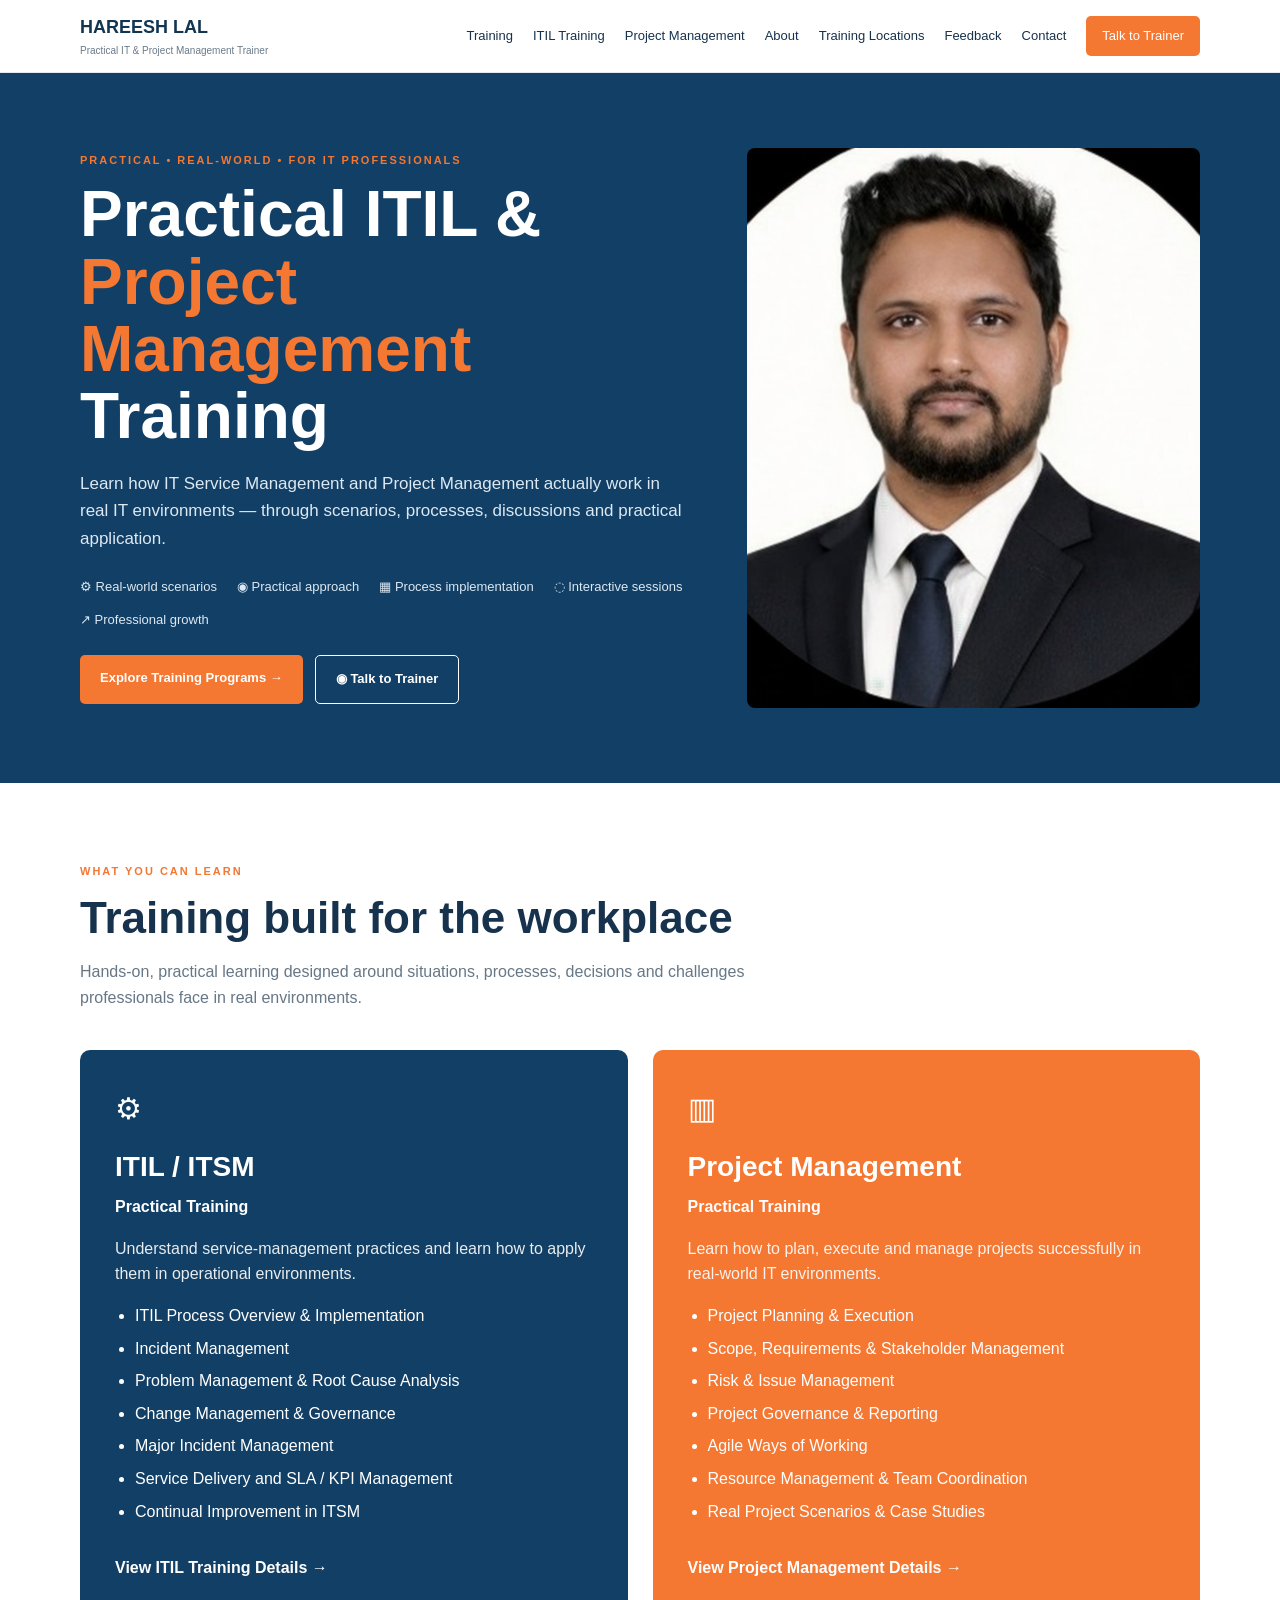
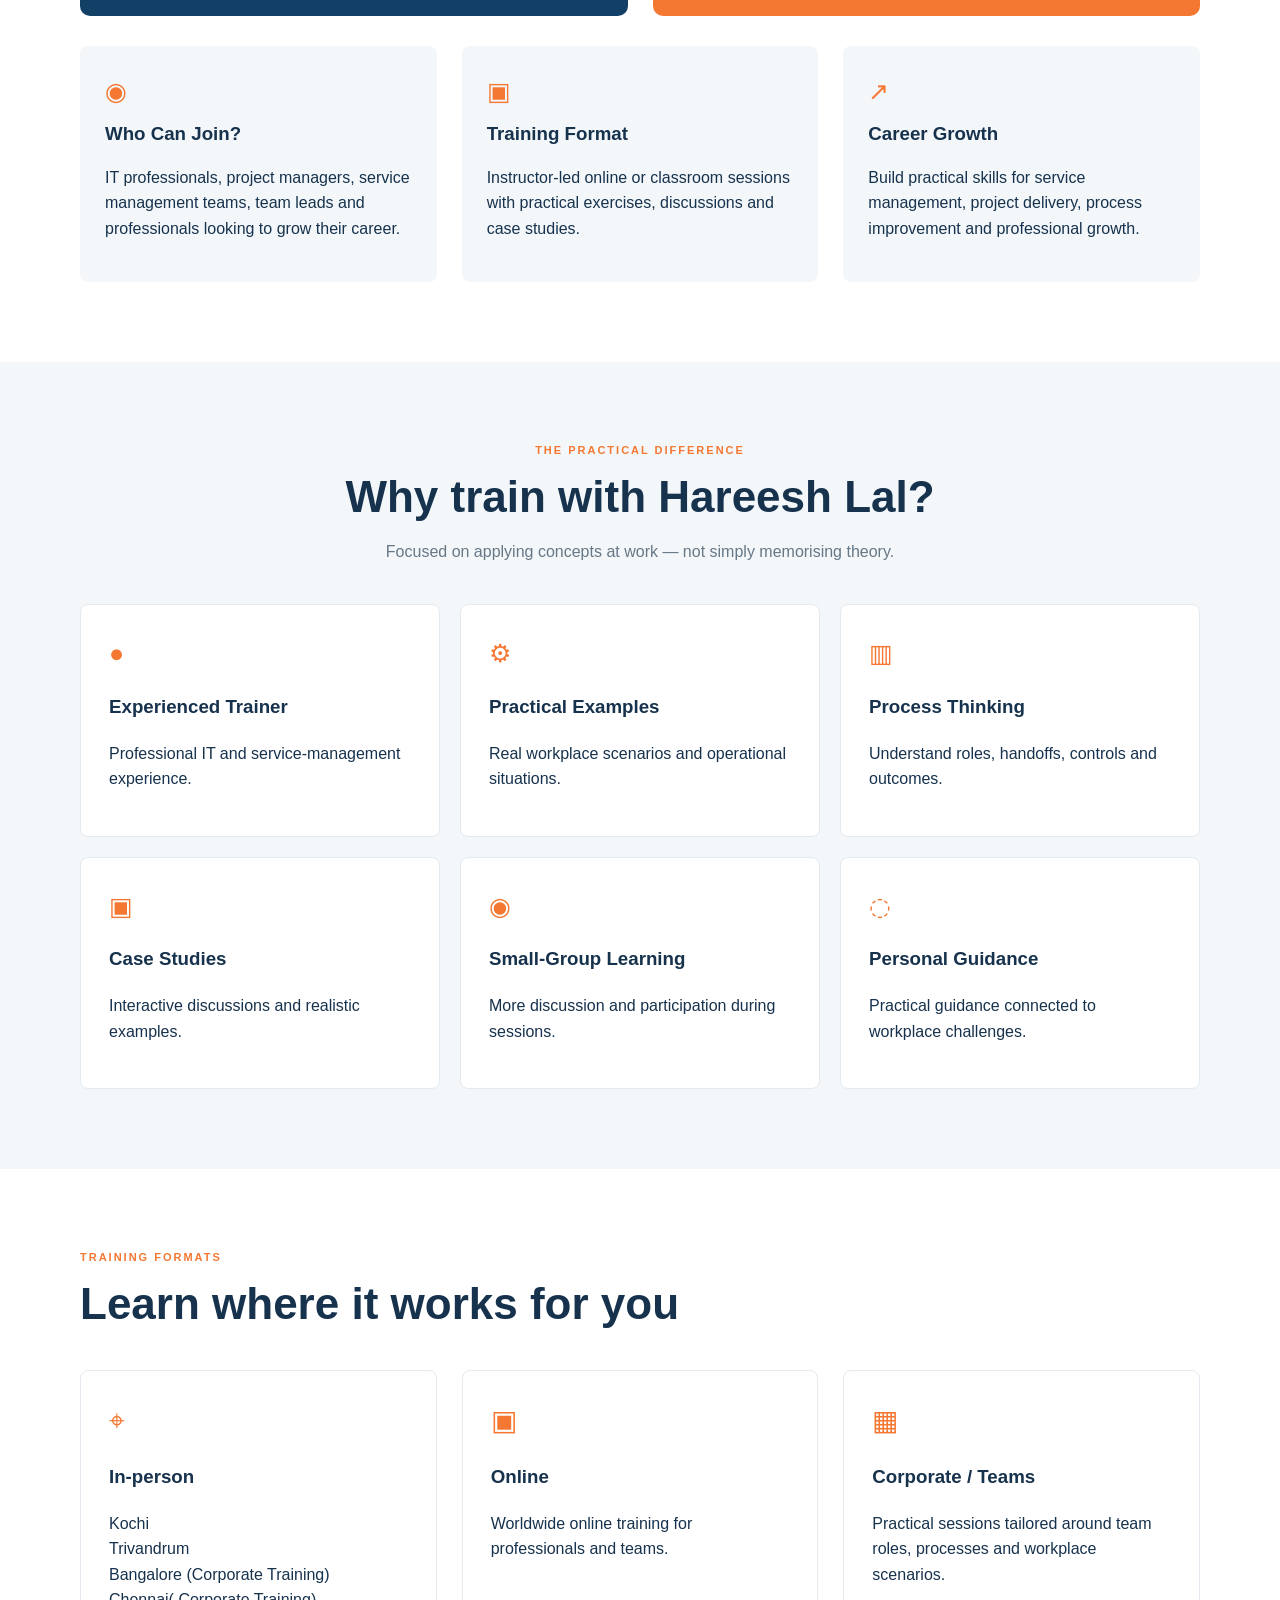
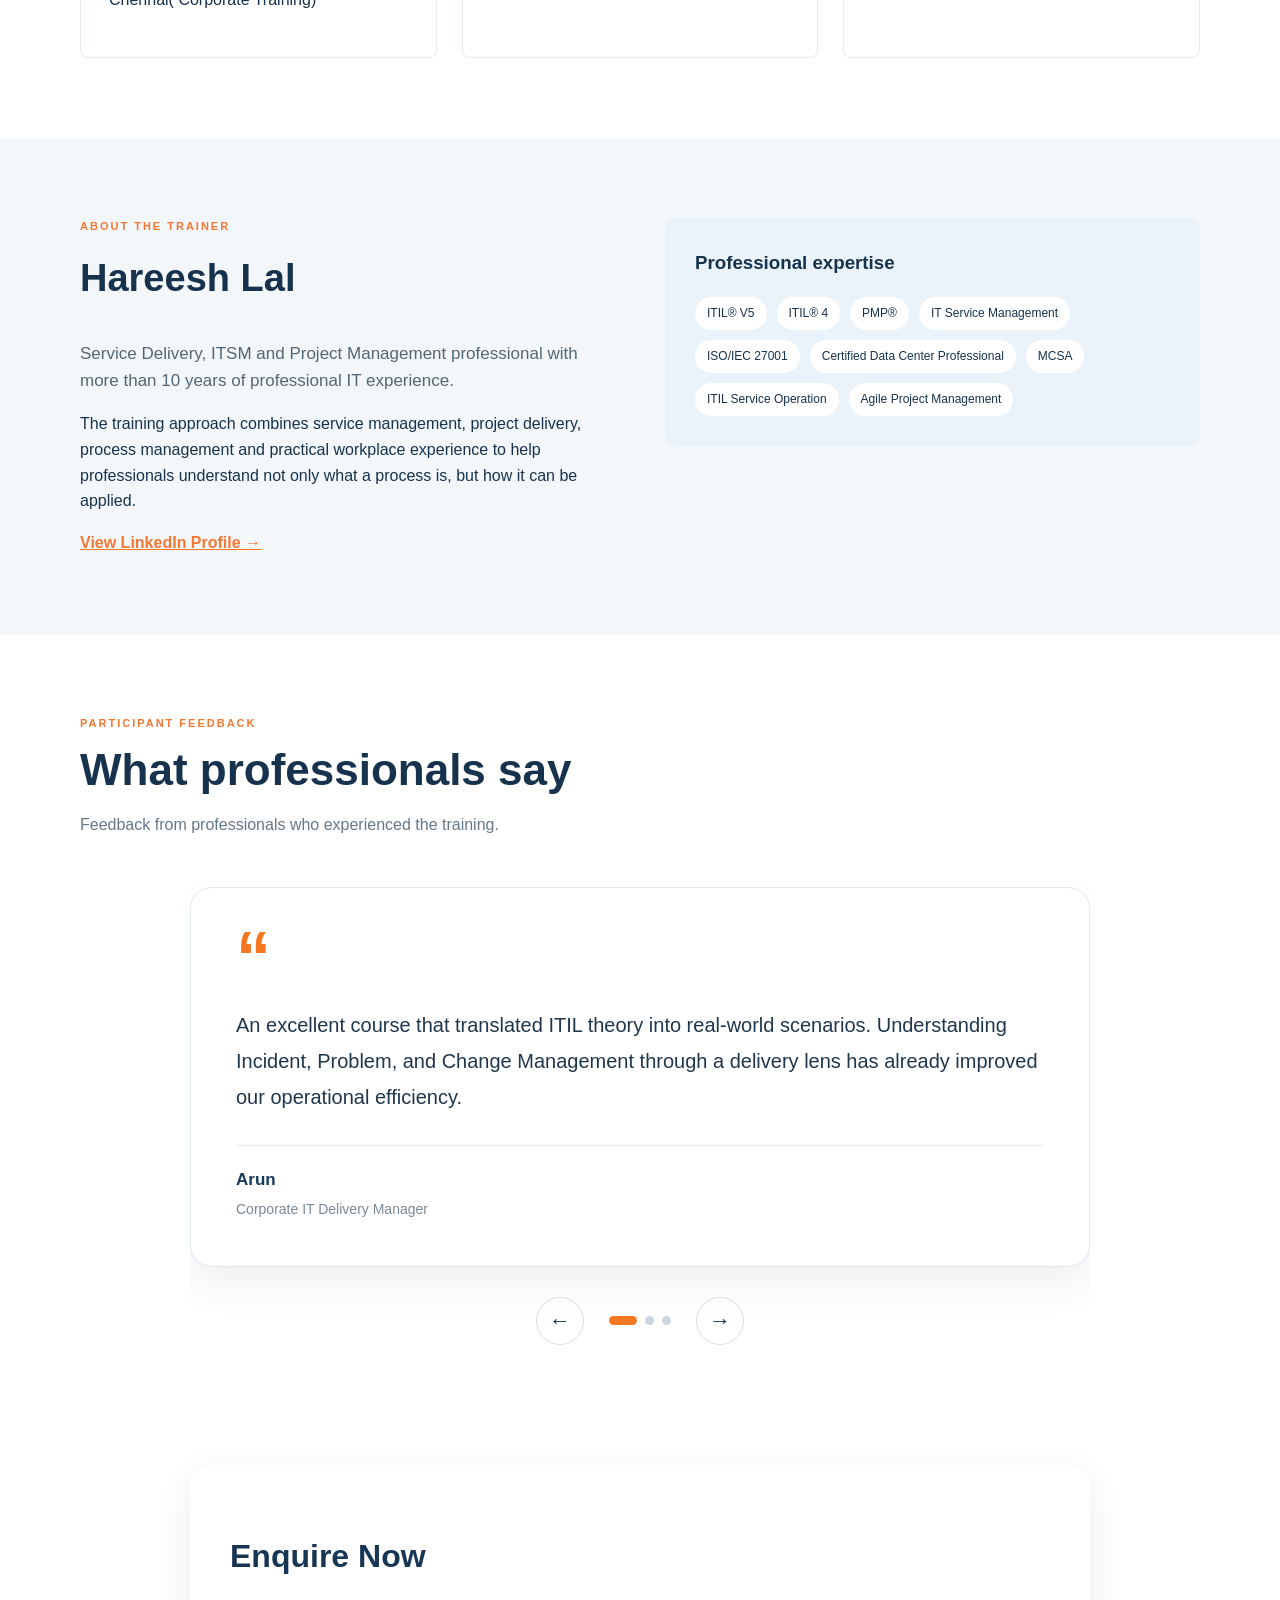
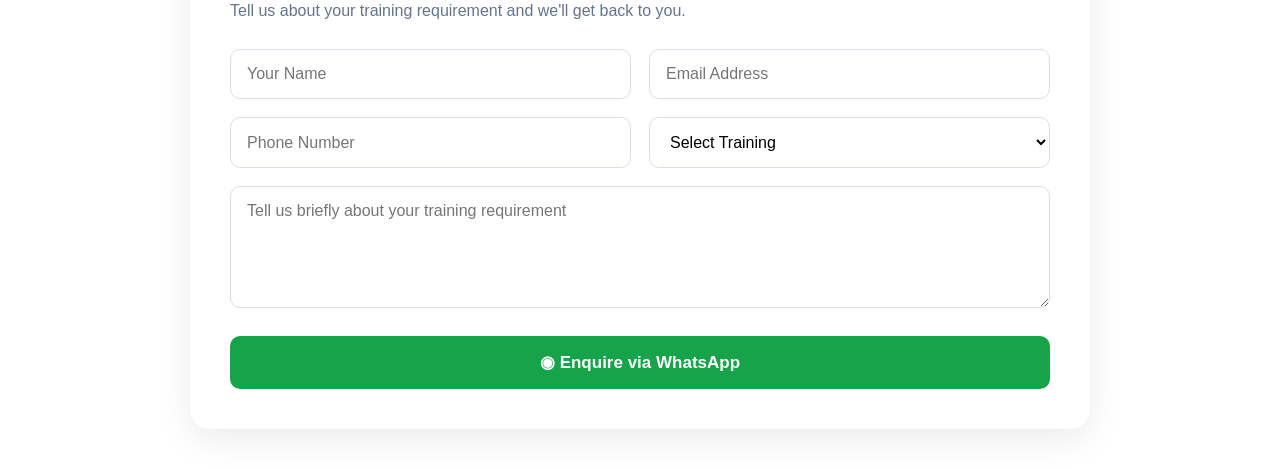
<file: index.html>
<!DOCTYPE html>
<html lang="en">
<head>
  <meta charset="UTF-8">
  <meta name="viewport" content="width=device-width, initial-scale=1.0">

  <meta name="description"
        content="Practical ITIL, IT Service Management and Project Management training by Hareesh Lal.">

  <title>Hareesh Lal | Practical ITIL & Project Management Training</title>

  <link rel="stylesheet" href="style.css">
</head>

<body>

<header class="site-header">
  <div class="container nav-wrap">

    <a class="brand" href="#home">
      HAREESH LAL
      <span>Practical IT & Project Management Trainer</span>
    </a>

    <button class="menu-btn" aria-label="Open menu">☰</button>

    <nav class="nav">
      <a href="#training">Training</a>
      <a href="#itil">ITIL Training</a>
      <a href="#project">Project Management</a>
      <a href="#about">About</a>
      <a href="#formats">Training Locations</a>
      <a href="#feedback">Feedback</a>
      <a href="#contact">Contact</a>

      <a class="nav-cta"
         href="https://wa.me/919544900152"
         target="_blank"
         rel="noopener">
        Talk to Trainer
      </a>
    </nav>

  </div>
</header>


<main id="home">

<!-- ================= HERO ================= -->

<section class="hero">

  <div class="container hero-grid">

    <div class="hero-copy">

      <p class="eyebrow">
        PRACTICAL • REAL-WORLD • FOR IT PROFESSIONALS
      </p>

      <h1>
        Practical ITIL &
        <br>
        <span>Project Management</span> Training
      </h1>

      <p class="hero-text">
        Learn how IT Service Management and Project Management actually work
        in real IT environments — through scenarios, processes, discussions
        and practical application.
      </p>

      <div class="hero-points">
        <span>⚙ Real-world scenarios</span>
        <span>◉ Practical approach</span>
        <span>▦ Process implementation</span>
        <span>◌ Interactive sessions</span>
        <span>↗ Professional growth</span>
      </div>

      <div class="hero-actions">

        <a class="btn primary" href="#training">
          Explore Training Programs →
        </a>

        <a class="btn outline"
           href="https://wa.me/919544900152"
           target="_blank"
           rel="noopener">
          ◉ Talk to Trainer
        </a>

      </div>

    </div>


    <div class="hero-photo">

      <img
        src="hareesh-lal.jpg"
        alt="Hareesh Lal - Practical ITIL and Project Management Trainer">

    </div>

  </div>

</section>


<!-- ================= TRAINING ================= -->

<section class="section" id="training">

  <div class="container">

    <div class="section-heading">

      <p class="eyebrow">WHAT YOU CAN LEARN</p>

      <h2>Training built for the workplace</h2>

      <p>
        Hands-on, practical learning designed around situations,
        processes, decisions and challenges professionals face
        in real environments.
      </p>

    </div>


    <div class="program-grid">

      <article class="program-card blue" id="itil">

        <div class="icon">⚙</div>

        <h3>ITIL / ITSM</h3>

        <h4>Practical Training</h4>

        <p>
          Understand service-management practices and learn how
          to apply them in operational environments.
        </p>

        <ul>
          <li>ITIL Process Overview & Implementation</li>
          <li>Incident Management</li>
          <li>Problem Management & Root Cause Analysis</li>
          <li>Change Management & Governance</li>
          <li>Major Incident Management</li>
          <li>Service Delivery and SLA / KPI Management</li>
          <li>Continual Improvement in ITSM</li>
        </ul>

        <a href="#contact" class="card-link">
          View ITIL Training Details →
        </a>

      </article>


      <article class="program-card orange" id="project">

        <div class="icon">▥</div>

        <h3>Project Management</h3>

        <h4>Practical Training</h4>

        <p>
          Learn how to plan, execute and manage projects successfully
          in real-world IT environments.
        </p>

        <ul>
          <li>Project Planning & Execution</li>
          <li>Scope, Requirements & Stakeholder Management</li>
          <li>Risk & Issue Management</li>
          <li>Project Governance & Reporting</li>
          <li>Agile Ways of Working</li>
          <li>Resource Management & Team Coordination</li>
          <li>Real Project Scenarios & Case Studies</li>
        </ul>

        <a href="#contact" class="card-link">
          View Project Management Details →
        </a>

      </article>

    </div>


    <div class="three-info">

      <article>
        <div class="info-icon">◉</div>
        <h3>Who Can Join?</h3>
        <p>
          IT professionals, project managers, service management teams,
          team leads and professionals looking to grow their career.
        </p>
      </article>

      <article>
        <div class="info-icon">▣</div>
        <h3>Training Format</h3>
        <p>
          Instructor-led online or classroom sessions with practical
          exercises, discussions and case studies.
        </p>
      </article>

      <article>
        <div class="info-icon">↗</div>
        <h3>Career Growth</h3>
        <p>
          Build practical skills for service management, project delivery,
          process improvement and professional growth.
        </p>
      </article>

    </div>

  </div>

</section>


<!-- ================= WHY ================= -->

<section class="why section-light">

  <div class="container">

    <div class="section-heading center">

      <p class="eyebrow">THE PRACTICAL DIFFERENCE</p>

      <h2>Why train with Hareesh Lal?</h2>

      <p>
        Focused on applying concepts at work — not simply memorising theory.
      </p>

    </div>


    <div class="why-grid">

      <article>
        <div class="why-icon">●</div>
        <h3>Experienced Trainer</h3>
        <p>Professional IT and service-management experience.</p>
      </article>

      <article>
        <div class="why-icon">⚙</div>
        <h3>Practical Examples</h3>
        <p>Real workplace scenarios and operational situations.</p>
      </article>

      <article>
        <div class="why-icon">▥</div>
        <h3>Process Thinking</h3>
        <p>Understand roles, handoffs, controls and outcomes.</p>
      </article>

      <article>
        <div class="why-icon">▣</div>
        <h3>Case Studies</h3>
        <p>Interactive discussions and realistic examples.</p>
      </article>

      <article>
        <div class="why-icon">◉</div>
        <h3>Small-Group Learning</h3>
        <p>More discussion and participation during sessions.</p>
      </article>

      <article>
        <div class="why-icon">◌</div>
        <h3>Personal Guidance</h3>
        <p>Practical guidance connected to workplace challenges.</p>
      </article>

    </div>

  </div>

</section>


<!-- ================= LOCATIONS ================= -->

<section class="section" id="formats">

  <div class="container">

    <div class="section-heading">

      <p class="eyebrow">TRAINING FORMATS</p>

      <h2>Learn where it works for you</h2>

    </div>


    <div class="format-grid">

      <article>
        <div class="format-icon">⌖</div>
        <h3>In-person</h3>

        <p>
          Kochi<br>
          Trivandrum<br>
          Bangalore (Corporate Training)<br>
          Chennai( Corporate Training)
        </p>
      </article>


      <article>
        <div class="format-icon">▣</div>
        <h3>Online</h3>

        <p>
          Worldwide online training for professionals and teams.
        </p>
      </article>


      <article>
        <div class="format-icon">▦</div>
        <h3>Corporate / Teams</h3>

        <p>
          Practical sessions tailored around team roles,
          processes and workplace scenarios.
        </p>
      
      </article>

    </div>

  </div>

</section>


<!-- ================= ABOUT ================= -->

<section class="about section-light" id="about">

  <div class="container about-grid">

    <div>

      <p class="eyebrow">ABOUT THE TRAINER</p>

      <h2>Hareesh Lal</h2>

      <p class="lead">
        Service Delivery, ITSM and Project Management professional
        with more than 10 years of professional IT experience.
      </p>

      <p>
        The training approach combines service management,
        project delivery, process management and practical
        workplace experience to help professionals understand
        not only what a process is, but how it can be applied.
      </p>

      <a class="text-link"
         href="https://www.linkedin.com/in/hareesh-lal-993a1a110/"
         target="_blank"
         rel="noopener">
        View LinkedIn Profile →
      </a>

    </div>


    <div class="credentials">

      <h3>Professional expertise</h3>

      <div class="tags">

        <span>ITIL® V5</span>
        <span>ITIL® 4</span>
        <span>PMP®</span>
        <span>IT Service Management</span>
        <span>ISO/IEC 27001</span>
        <span>Certified Data Center Professional</span>
        <span>MCSA</span>
        <span>ITIL Service Operation</span>
        <span>Agile Project Management</span>

      </div>

    </div>

  </div>

</section>


<!-- ================= MOVING FEEDBACK ================= -->
<section class="feedback section" id="feedback">
  <div class="container">

    <div class="section-heading">
      <p class="eyebrow">PARTICIPANT FEEDBACK</p>
      <h2>What professionals say</h2>
      <p>Feedback from professionals who experienced the training.</p>
    </div>

    <div class="testimonial-slider">

      <div class="testimonial-track">

        <article class="testimonial-slide active">
          <div class="quote-mark">“</div>
          <p>
            An excellent course that translated ITIL theory into real-world
            scenarios. Understanding Incident, Problem, and Change Management
            through a delivery lens has already improved our operational
            efficiency.
          </p>
          <div class="person">
            <strong>Arun</strong>
            <span>Corporate IT Delivery Manager</span>
          </div>
        </article>

        <article class="testimonial-slide">
          <div class="quote-mark">“</div>
          <p>
            This training bridged the gap between traditional project
            governance and fast-paced IT delivery. It reinforced how to control
            budget, risk, and scope without sacrificing the agility needed in
            enterprise IT environments.
          </p>
          <div class="person">
            <strong>Vineeth S Nair</strong>
            <span>Senior IT Manager</span>
          </div>
        </article>

        <article class="testimonial-slide">
          <div class="quote-mark">“</div>
          <p>
            The practical examples made the concepts much easier to understand
            and connect with day-to-day IT operations. The sessions were
            structured, interactive and focused on real workplace situations.
          </p>
          <div class="person">
            <strong>Manohar Prateek</strong>
            <span>Training Participant-Service delivery manager- Infrastructure and cloud</span>
          </div>
        </article>

      </div>

      <div class="testimonial-controls">
        <button class="testimonial-prev" aria-label="Previous testimonial">
          ←
        </button>

        <div class="testimonial-dots">
          <button class="testimonial-dot active" aria-label="Testimonial 1"></button>
          <button class="testimonial-dot" aria-label="Testimonial 2"></button>
          <button class="testimonial-dot" aria-label="Testimonial 3"></button>
        </div>

        <button class="testimonial-next" aria-label="Next testimonial">
          →
        </button>
      </div>

    </div>
  </div>
</section>


<!-- ================= CONTACT ================= -->

<div class="enquiry-card">
    <h2>Enquire Now</h2>
    <p class="enquiry-subtitle">
        Tell us about your training requirement and we'll get back to you.
    </p>

    <form id="whatsappForm">

        <div class="form-row">
            <input type="text" id="name" placeholder="Your Name" required>

            <input type="email" id="email" placeholder="Email Address" required>
        </div>

        <div class="form-row">
            <input type="tel" id="phone" placeholder="Phone Number">

            <select id="course" required>
                <option value="">Select Training</option>
                <option value="ITIL / ITSM Training">ITIL / ITSM Training</option>
                <option value="Project Management Training">Project Management Training</option>
                <option value="PMP Training">PMP Training</option>
                <option value="Corporate Training">Corporate Training</option>
                <option value="Other">Other</option>
            </select>
        </div>

        <textarea
            id="message"
            placeholder="Tell us briefly about your training requirement"
            rows="5"></textarea>

        <button type="submit" class="whatsapp-btn">
            <span>◉</span> Enquire via WhatsApp
        </button>

    </form>
</div>

<script src="script.js"></script>

</body>
</html>
</file>
<file: style.css>
* {
  box-sizing: border-box;
}

html {
  scroll-behavior: smooth;
}

body {
  margin: 0;
  font-family: Arial, Helvetica, sans-serif;
  color: #17324d;
  background: #ffffff;
  line-height: 1.6;
}

img {
  max-width: 100%;
  display: block;
}

a {
  color: inherit;
}

.container {
  width: min(1120px, calc(100% - 40px));
  margin: auto;
}

/* HEADER */

.site-header {
  background: #ffffff;
  border-bottom: 1px solid #e5eaf0;
  position: sticky;
  top: 0;
  z-index: 1000;
}

.nav-wrap {
  min-height: 72px;
  display: flex;
  align-items: center;
  justify-content: space-between;
  gap: 20px;
}

.brand {
  text-decoration: none;
  font-weight: 800;
  font-size: 18px;
  color: #123552;
}

.brand span {
  display: block;
  font-size: 10px;
  font-weight: 500;
  color: #6b7b89;
  margin-top: 2px;
}

.nav {
  display: flex;
  align-items: center;
  gap: 20px;
}

.nav a {
  text-decoration: none;
  font-size: 13px;
  color: #17324d;
}

.nav a:hover {
  color: #f47732;
}

.nav-cta {
  background: #f47732;
  color: #fff !important;
  padding: 10px 16px;
  border-radius: 5px;
}

.menu-btn {
  display: none;
  border: 0;
  background: transparent;
  font-size: 26px;
  color: #17324d;
}

/* HERO */

.hero {
  background: #123f65;
  color: #ffffff;
  padding: 75px 0;
}

.hero-grid {
  display: grid;
  grid-template-columns: 1.15fr .85fr;
  gap: 55px;
  align-items: center;
}

.eyebrow {
  color: #f47732;
  font-size: 11px;
  font-weight: 800;
  letter-spacing: 2px;
  margin: 0 0 12px;
}

.hero h1 {
  font-size: clamp(38px, 5vw, 64px);
  line-height: 1.05;
  margin: 0 0 20px;
}

.hero h1 span {
  color: #f47732;
}

.hero-text {
  max-width: 650px;
  color: #dce8f2;
  font-size: 17px;
}

.hero-points {
  display: flex;
  flex-wrap: wrap;
  gap: 12px 20px;
  margin: 25px 0;
  color: #dce8f2;
  font-size: 13px;
}

.hero-actions {
  display: flex;
  flex-wrap: wrap;
  gap: 12px;
}

.btn {
  display: inline-block;
  text-decoration: none;
  padding: 13px 20px;
  border-radius: 5px;
  font-weight: 700;
  font-size: 13px;
}

.btn.primary {
  background: #f47732;
  color: #ffffff;
}

.btn.outline {
  border: 1px solid #ffffff;
  color: #ffffff;
}

.hero-photo {
  background: #071521;
  border-radius: 8px;
  overflow: hidden;
}

.hero-photo img {
  width: 100%;
  height: 560px;
  object-fit: cover;
}

/* SECTIONS */

.section {
  padding: 80px 0;
}

.section-light {
  background: #f3f7fa;
  padding: 80px 0;
}

.section-heading {
  max-width: 700px;
  margin-bottom: 40px;
}

.section-heading.center {
  margin-left: auto;
  margin-right: auto;
  text-align: center;
}

.section-heading h2 {
  font-size: clamp(30px, 4vw, 44px);
  line-height: 1.15;
  margin: 0 0 14px;
  color: #17324d;
}

.section-heading > p:last-child {
  color: #667786;
}

/* PROGRAMS */

.program-grid {
  display: grid;
  grid-template-columns: repeat(2, 1fr);
  gap: 25px;
}

.program-card {
  padding: 35px;
  border-radius: 10px;
  color: #ffffff;
}

.program-card.blue {
  background: #123f65;
}

.program-card.orange {
  background: #f47732;
}

.program-card .icon {
  font-size: 30px;
}

.program-card h3 {
  font-size: 28px;
  margin: 12px 0 0;
}

.program-card h4 {
  margin: 4px 0 15px;
}

.program-card p {
  color: rgba(255,255,255,.9);
}

.program-card ul {
  padding-left: 20px;
}

.program-card li {
  margin: 7px 0;
}

.card-link {
  display: inline-block;
  margin-top: 15px;
  font-weight: 700;
  text-decoration: none;
}

/* INFO */

.three-info {
  display: grid;
  grid-template-columns: repeat(3, 1fr);
  gap: 25px;
  margin-top: 30px;
}

.three-info article {
  padding: 25px;
  background: #f3f7fa;
  border-radius: 8px;
}

.info-icon {
  font-size: 25px;
  color: #f47732;
}

.three-info h3 {
  margin: 8px 0;
}

/* WHY */

.why-grid {
  display: grid;
  grid-template-columns: repeat(3, 1fr);
  gap: 20px;
}

.why-grid article {
  background: #ffffff;
  padding: 28px;
  border-radius: 8px;
  border: 1px solid #e3eaf0;
}

.why-icon {
  color: #f47732;
  font-size: 25px;
}

/* FORMATS */

.format-grid {
  display: grid;
  grid-template-columns: repeat(3, 1fr);
  gap: 25px;
}

.format-grid article {
  padding: 28px;
  border: 1px solid #e4eaf0;
  border-radius: 8px;
}

.format-icon {
  font-size: 28px;
  color: #f47732;
}

/* ABOUT */

.about-grid {
  display: grid;
  grid-template-columns: 1fr 1fr;
  gap: 50px;
  align-items: start;
}

.about-grid h2 {
  font-size: 38px;
  margin-top: 0;
}

.lead {
  font-size: 17px;
  color: #536675;
}

.text-link {
  color: #f47732;
  font-weight: 700;
}

.credentials {
  background: #eaf3f9;
  padding: 30px;
  border-radius: 10px;
}

.credentials h3 {
  margin-top: 0;
}

.tags {
  display: flex;
  flex-wrap: wrap;
  gap: 10px;
}

.tags span {
  background: #ffffff;
  padding: 7px 12px;
  border-radius: 20px;
  font-size: 12px;
}

/* FEEDBACK */

.feedback {
  overflow: hidden;
}

.testimonial-grid {
  display: flex;
  gap: 25px;
  overflow-x: auto;
  scroll-snap-type: x mandatory;
  scrollbar-width: none;
  padding-bottom: 10px;
}

.testimonial-grid::-webkit-scrollbar {
  display: none;
}

.testimonial {
  flex: 0 0 calc(50% - 13px);
  scroll-snap-align: start;
  background: #123f65;
  color: #ffffff;
  padding: 30px;
  border-radius: 10px;
}

.testimonial p {
  font-size: 16px;
}

.person {
  margin-top: 20px;
  border-top: 1px solid rgba(255,255,255,.25);
  padding-top: 15px;
  font-size: 13px;
  color: #dce8f2;
}

/* CONTACT */

.contact {
  background: #eaf3f9;
  padding: 75px 0;
}

.contact-grid {
  display: grid;
  grid-template-columns: 1fr 1fr;
  gap: 50px;
  align-items: center;
}

.contact h2 {
  font-size: clamp(32px, 4vw, 48px);
  line-height: 1.1;
}

.contact-card {
  background: #ffffff;
  padding: 28px;
  border-radius: 10px;
  box-shadow: 0 8px 30px rgba(0,0,0,.06);
}

.contact-card > div {
  padding: 12px 0;
  border-bottom: 1px solid #e7edf1;
}

.contact-card small {
  display: block;
  color: #71818d;
}

.contact-card a {
  color: #17324d;
}

.btn.whatsapp {
  display: block;
  text-align: center;
  background: #10b85b;
  color: #ffffff;
  margin-top: 20px;
}

/* FOOTER */

footer {
  background: #08243a;
  color: #ffffff;
  padding: 22px 0;
  font-size: 12px;
}

footer span {
  float: right;
  opacity: .7;
}

/* MOBILE */

@media (max-width: 800px) {

  .container {
    width: min(100% - 28px, 650px);
  }

  .nav-wrap {
    min-height: 62px;
  }

  .menu-btn {
    display: block;
  }

  .nav {
    display: none;
    position: absolute;
    left: 14px;
    right: 14px;
    top: 62px;
    background: #ffffff;
    flex-direction: column;
    align-items: stretch;
    padding: 15px;
    box-shadow: 0 10px 30px rgba(0,0,0,.15);
    border-radius: 8px;
  }

  .nav.active {
    display: flex;
  }

  .nav a {
    padding: 10px;
  }

  .hero {
    padding: 45px 0;
  }

  .hero-grid {
    grid-template-columns: 1fr;
    gap: 30px;
  }

  .hero h1 {
    font-size: 40px;
  }

  .hero-photo img {
    height: auto;
    max-height: 500px;
    object-fit: cover;
  }

  .program-grid,
  .three-info,
  .why-grid,
  .format-grid,
  .about-grid,
  .contact-grid {
    grid-template-columns: 1fr;
  }

  .section,
  .section-light,
  .contact {
    padding: 55px 0;
  }

  .testimonial-grid {
    gap: 15px;
  }

  .testimonial {
    flex: 0 0 88%;
  }

  .testimonial p {
    font-size: 14px;
  }

  footer span {
    float: none;
    display: block;
    margin-top: 5px;
  }
}
/* =================================
   PROFESSIONAL TESTIMONIAL SLIDER
================================= */

/* =========================================
   PROFESSIONAL TESTIMONIAL SLIDER
========================================= */

.testimonial-slider {
  position: relative;
  max-width: 900px;
  margin: 50px auto 0;
  overflow: hidden;
}

.testimonial-track {
  position: relative;
  min-height: 360px;
}

.testimonial-slide {
  display: none;
  opacity: 0;
  transform: translateX(40px);
  transition: opacity 0.5s ease, transform 0.5s ease;
  background: #ffffff;
  border: 1px solid #e1e8ee;
  border-radius: 22px;
  padding: 45px;
  box-shadow: 0 15px 40px rgba(20, 50, 80, 0.08);
}

.testimonial-slide.active {
  display: block;
  opacity: 1;
  transform: translateX(0);
}

.quote-mark {
  font-size: 70px;
  line-height: 0.7;
  color: #f47721;
  font-weight: 700;
  margin-bottom: 25px;
}

.testimonial-slide p {
  font-size: 20px;
  line-height: 1.8;
  color: #20364d;
  margin-bottom: 30px;
}

.person {
  display: flex;
  flex-direction: column;
  gap: 5px;
  border-top: 1px solid #e5ebf0;
  padding-top: 20px;
}

.person strong {
  font-size: 17px;
  color: #173957;
}

.person span {
  font-size: 14px;
  color: #7a8997;
}

.testimonial-controls {
  display: flex;
  justify-content: center;
  align-items: center;
  gap: 25px;
  margin-top: 30px;
}

.testimonial-prev,
.testimonial-next {
  width: 48px;
  height: 48px;
  border: 1px solid #d8e0e7;
  border-radius: 50%;
  background: #ffffff;
  color: #173957;
  font-size: 22px;
  cursor: pointer;
  transition: all 0.25s ease;
}

.testimonial-prev:hover,
.testimonial-next:hover {
  background: #f47721;
  color: #ffffff;
  border-color: #f47721;
  transform: translateY(-2px);
}

.testimonial-dots {
  display: flex;
  gap: 8px;
}

.testimonial-dot {
  width: 9px;
  height: 9px;
  padding: 0;
  border: 0;
  border-radius: 50%;
  background: #cbd5df;
  cursor: pointer;
}

.testimonial-dot.active {
  width: 28px;
  border-radius: 10px;
  background: #f47721;
}


/* MOBILE */

@media (max-width: 700px) {

  .testimonial-slider {
    margin-top: 35px;
  }

  .testimonial-track {
    min-height: 430px;
  }

  .testimonial-slide {
    padding: 30px 24px;
    border-radius: 18px;
  }

  .quote-mark {
    font-size: 55px;
  }

  .testimonial-slide p {
    font-size: 17px;
    line-height: 1.7;
  }

  .testimonial-controls {
    margin-top: 20px;
  }

}
/* =========================================
   PROFESSIONAL CONTACT SECTION - FIX
   ========================================= */

section.contact {
    padding: 80px 20px;
    background: #f1f7fc;
}

section.contact .contact-grid {
    max-width: 1150px;
    margin: 0 auto;
    display: grid;
    grid-template-columns: 1fr 1fr;
    gap: 60px;
    align-items: center;
}

/* LEFT CONTENT */

section.contact .eyebrow {
    color: #e87532;
    font-size: 14px;
    font-weight: 700;
    letter-spacing: 2px;
    margin-bottom: 18px;
}

section.contact h2 {
    color: #102f4b;
    font-size: 44px;
    line-height: 1.15;
    margin: 0 0 24px;
}

section.contact .contact-intro {
    color: #536779;
    font-size: 17px;
    line-height: 1.7;
    max-width: 540px;
}

section.contact .contact-details {
    margin-top: 30px;
}

section.contact .contact-item {
    padding: 14px 0;
    border-bottom: 1px solid #d7e1e9;
}

section.contact .contact-item strong {
    display: block;
    color: #102f4b;
    font-size: 13px;
    letter-spacing: 1px;
    margin-bottom: 5px;
}

section.contact .contact-item a {
    color: #24577d;
    text-decoration: none;
    font-size: 16px;
}

/* RIGHT CARD */

section.contact .contact-card {
    background: #ffffff;
    padding: 38px;
    border-radius: 18px;
    box-shadow: 0 12px 35px rgba(16, 47, 75, 0.10);
}

section.contact .contact-card h3 {
    color: #102f4b;
    font-size: 30px;
    margin: 0 0 25px;
}

/* FORM */

section.contact .contact-form {
    display: flex !important;
    flex-direction: column !important;
    gap: 14px !important;
    width: 100%;
}

section.contact .contact-form input,
section.contact .contact-form select,
section.contact .contact-form textarea {
    display: block !important;
    width: 100% !important;
    max-width: 100% !important;
    min-width: 0 !important;
    box-sizing: border-box !important;

    padding: 14px 15px !important;

    border: 1px solid #d4dde5 !important;
    border-radius: 8px !important;

    background: #ffffff !important;
    color: #253b4d !important;

    font-family: inherit !important;
    font-size: 15px !important;
}

section.contact .contact-form textarea {
    min-height: 110px;
    resize: vertical;
}

section.contact .contact-form input:focus,
section.contact .contact-form select:focus,
section.contact .contact-form textarea:focus {
    outline: none;
    border-color: #24577d !important;
    box-shadow: 0 0 0 3px rgba(36, 87, 125, 0.10);
}

/* WHATSAPP BUTTON */

section.contact .whatsapp-btn {
    display: block !important;
    width: 100% !important;
    box-sizing: border-box !important;

    padding: 15px 20px !important;

    border: none !important;
    border-radius: 8px !important;

    background: #16b957 !important;
    color: #ffffff !important;

    font-size: 16px !important;
    font-weight: 700 !important;

    cursor: pointer;
    text-align: center;
}

section.contact .whatsapp-btn:hover {
    opacity: 0.9;
}


/* =========================================
   MOBILE
   ========================================= */

@media (max-width: 768px) {

    section.contact {
        padding: 60px 18px;
    }

    section.contact .contact-grid {
        display: flex;
        flex-direction: column;
        gap: 35px;
        width: 100%;
    }

    section.contact h2 {
        font-size: 34px;
    }

    section.contact .contact-intro {
        font-size: 16px;
    }

    section.contact .contact-card {
        width: 100%;
        box-sizing: border-box;
        padding: 28px 24px;
    }

    section.contact .contact-card h3 {
        font-size: 27px;
    }

}
.enquiry-card {
    background: #ffffff;
    border-radius: 20px;
    padding: 40px;
    max-width: 900px;
    margin: 40px auto;
    box-shadow: 0 10px 35px rgba(0, 0, 0, 0.08);
}

.enquiry-card h2 {
    font-size: 32px;
    margin-bottom: 8px;
    color: #163653;
}

.enquiry-subtitle {
    color: #64748b;
    margin-bottom: 25px;
}

.form-row {
    display: grid;
    grid-template-columns: 1fr 1fr;
    gap: 18px;
    margin-bottom: 18px;
}

.enquiry-card input,
.enquiry-card select,
.enquiry-card textarea {
    width: 100%;
    box-sizing: border-box;
    padding: 15px 16px;
    border: 1px solid #d7dee7;
    border-radius: 10px;
    font-size: 16px;
    font-family: inherit;
    background: #ffffff;
    outline: none;
}

.enquiry-card input:focus,
.enquiry-card select:focus,
.enquiry-card textarea:focus {
    border-color: #1683d8;
    box-shadow: 0 0 0 3px rgba(22, 131, 216, 0.10);
}

.enquiry-card textarea {
    resize: vertical;
    min-height: 120px;
    margin-bottom: 20px;
}

.whatsapp-btn {
    width: 100%;
    padding: 16px 20px;
    border: none;
    border-radius: 10px;
    background: #16a34a;
    color: white;
    font-size: 17px;
    font-weight: 600;
    cursor: pointer;
    transition: 0.2s;
}

.whatsapp-btn:hover {
    transform: translateY(-1px);
    opacity: 0.92;
}

@media (max-width: 700px) {

    .enquiry-card {
        padding: 25px 20px;
        margin: 25px 15px;
    }

    .form-row {
        grid-template-columns: 1fr;
        gap: 15px;
    }

    .enquiry-card h2 {
        font-size: 28px;
    }
}
</file>
